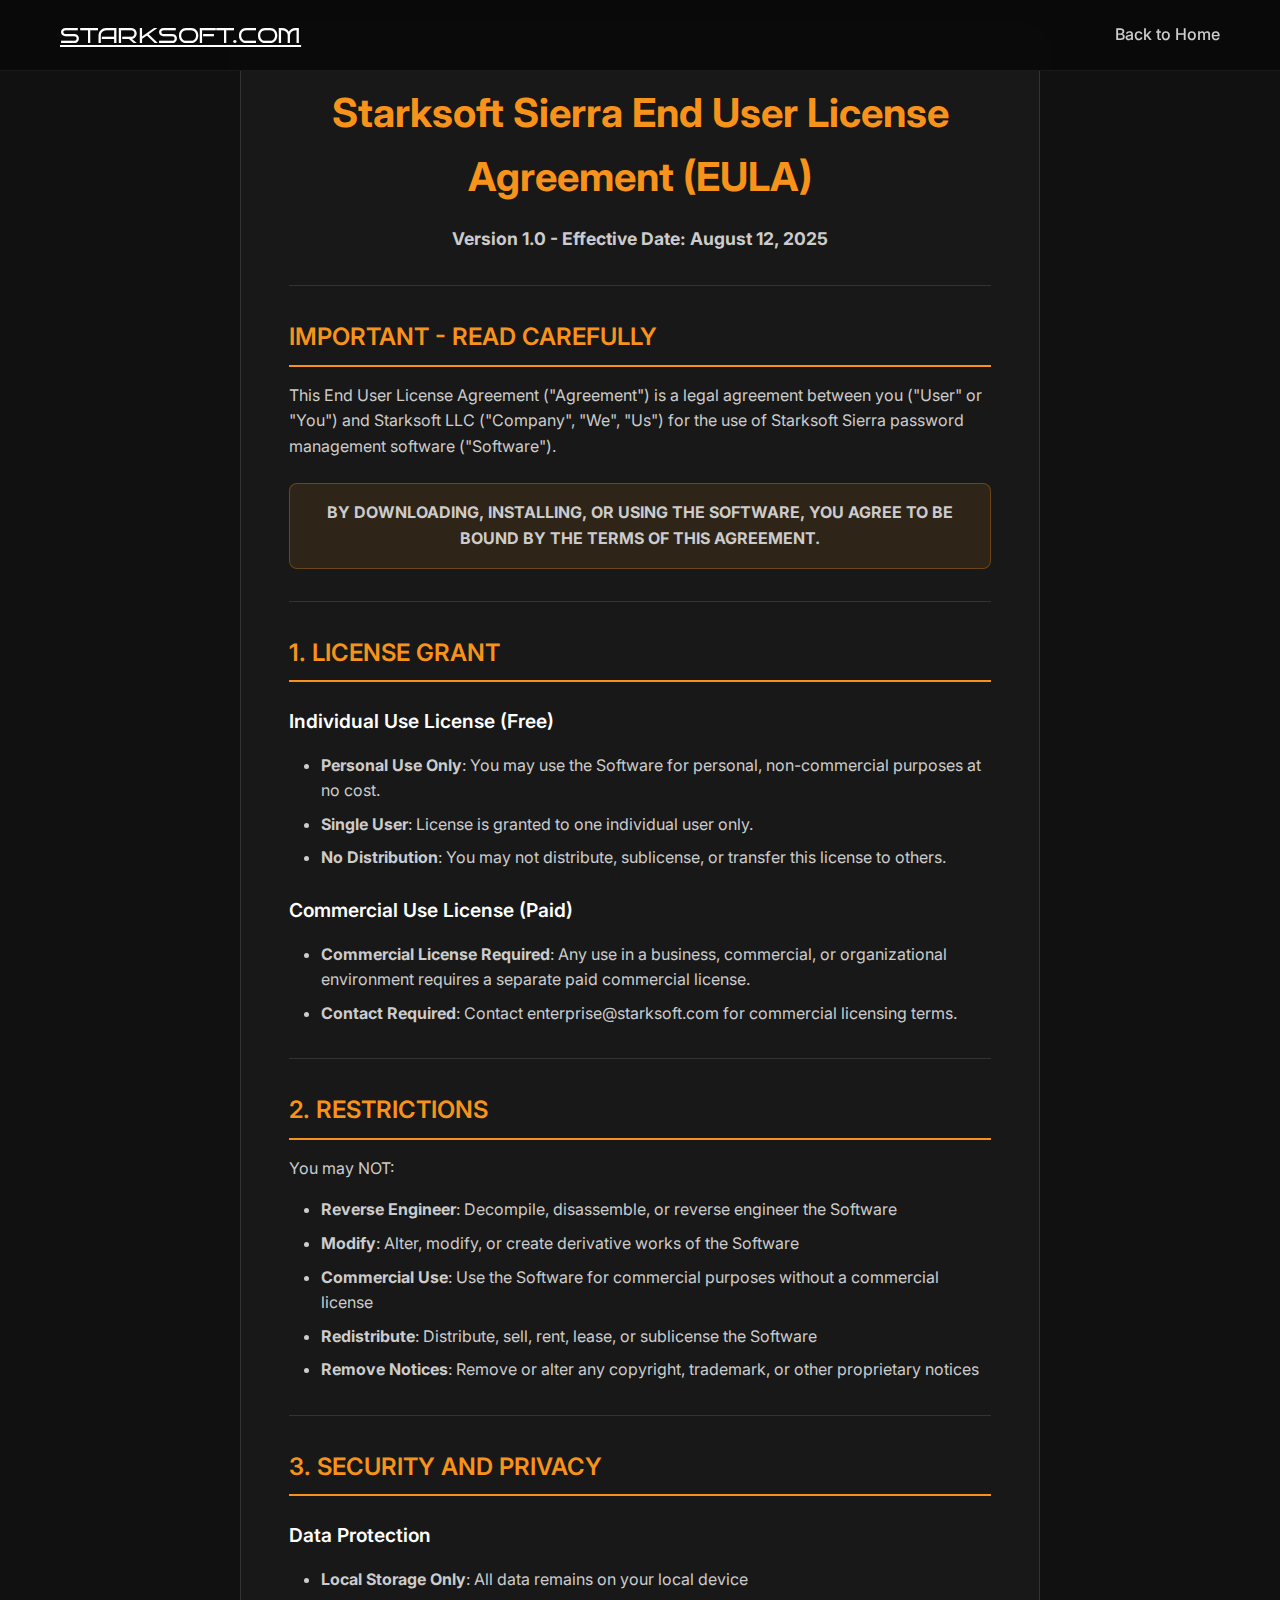
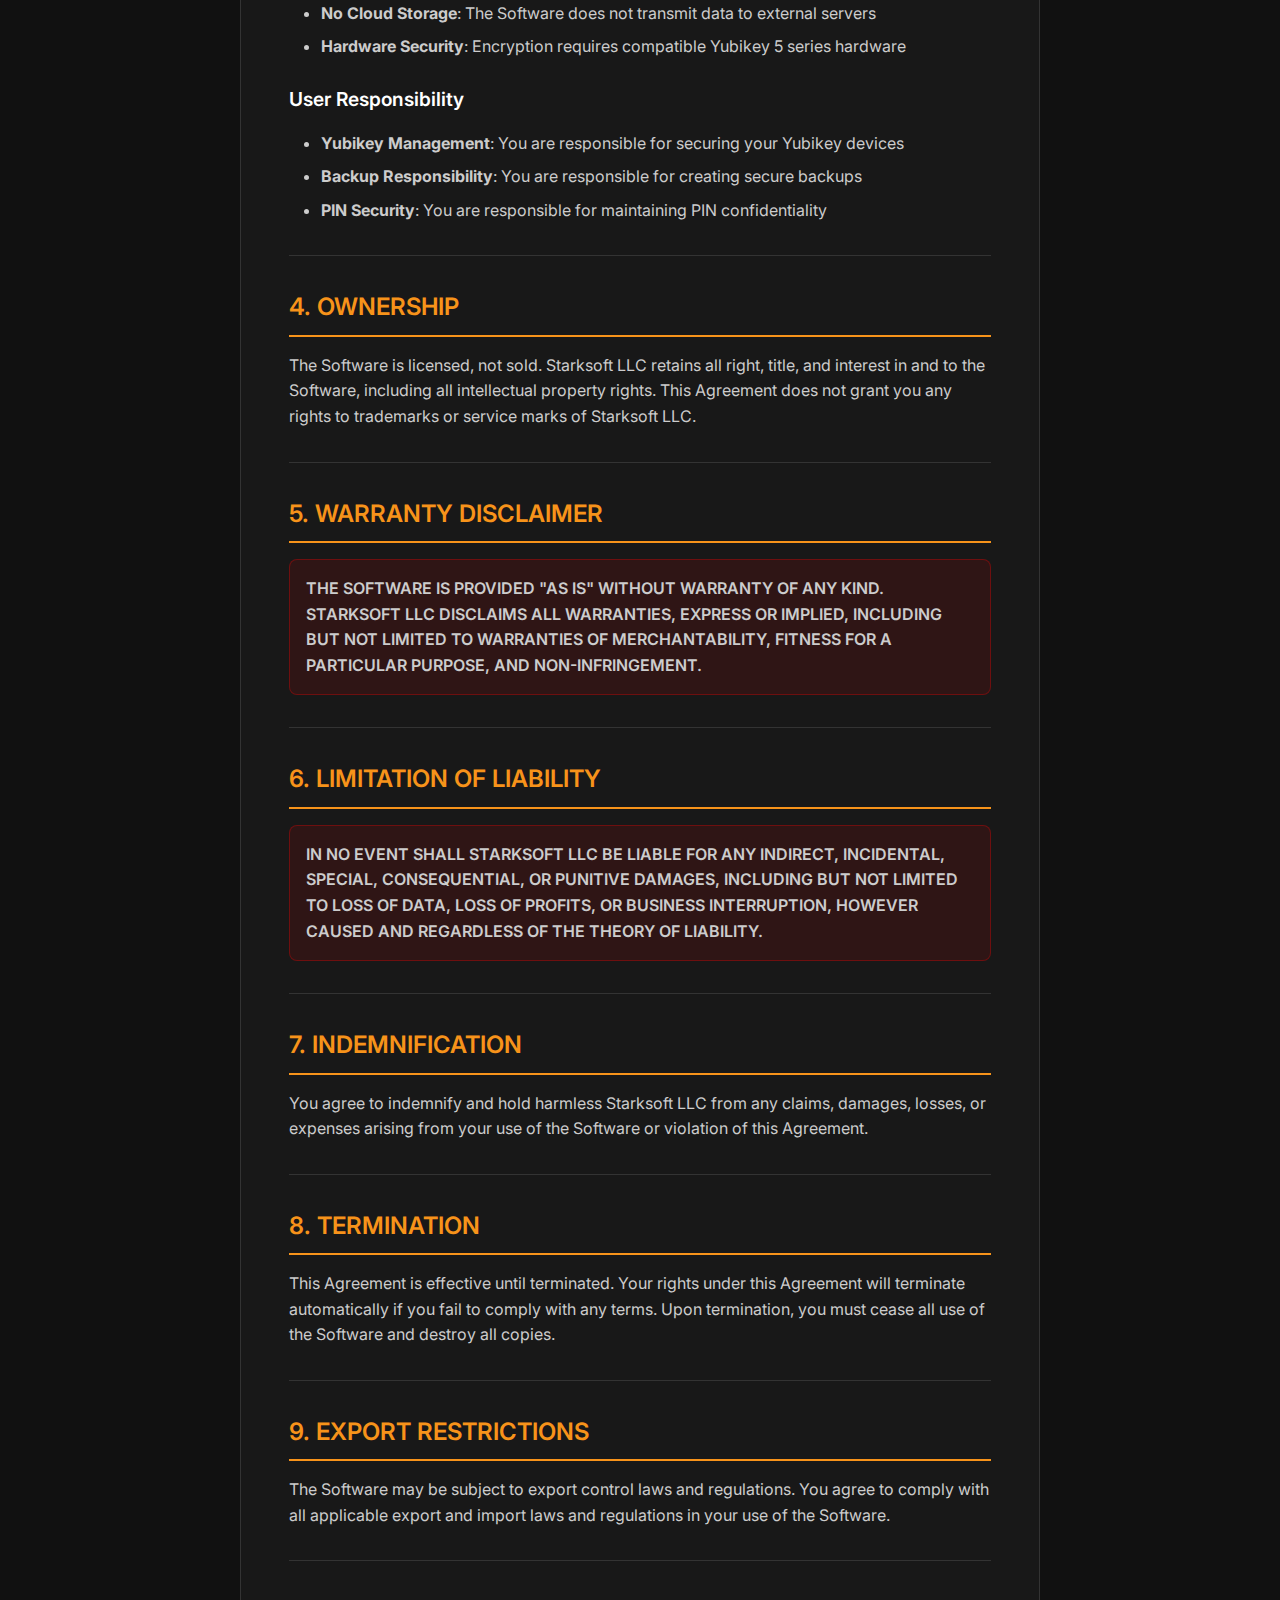
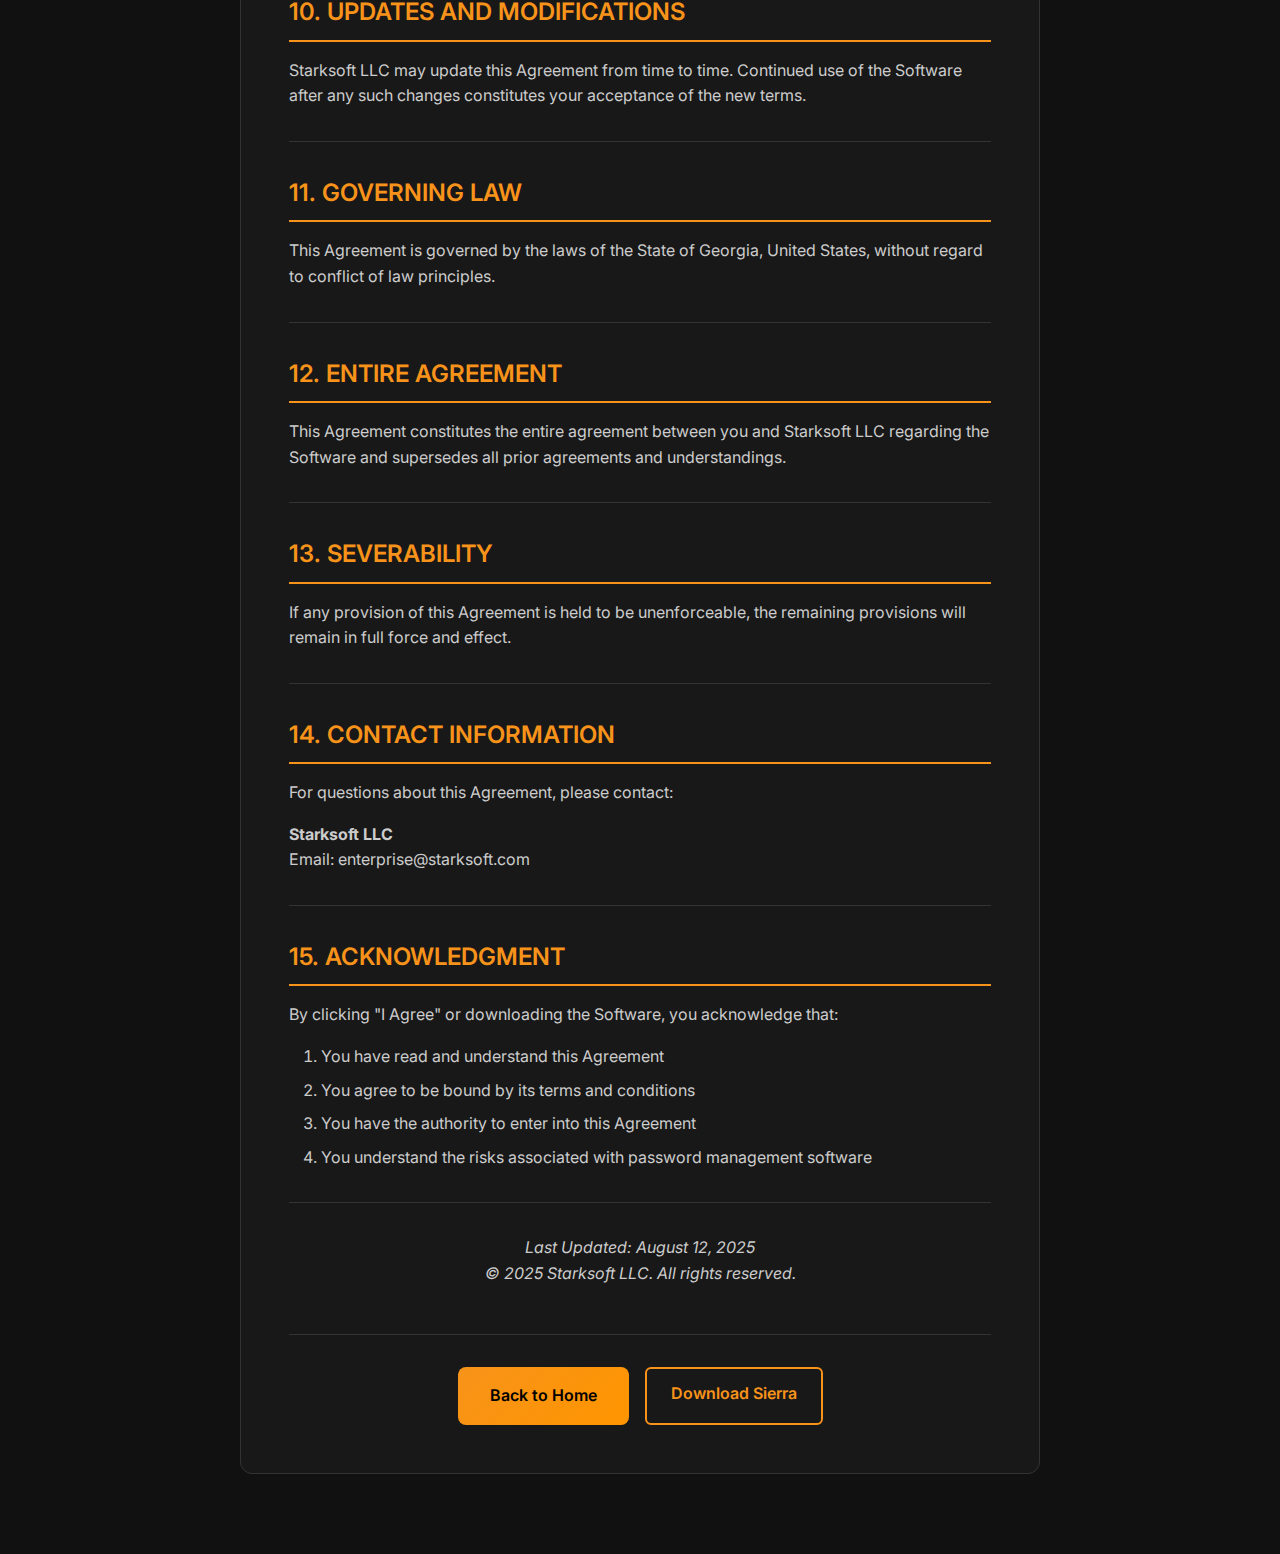
<file: docs/license.html>
<!DOCTYPE html>
<html lang="en">
<head>
    <meta charset="UTF-8">
    <meta name="viewport" content="width=device-width, initial-scale=1.0">
    <title>Starksoft Sierra - End User License Agreement</title>
    <meta name="description" content="End User License Agreement (EULA) for Starksoft Sierra password manager">
    <link rel="stylesheet" href="assets/css/styles.css">
    <link rel="preconnect" href="https://fonts.googleapis.com">
    <link rel="preconnect" href="https://fonts.gstatic.com" crossorigin>
    <link href="https://fonts.googleapis.com/css2?family=Inter:wght@300;400;500;600;700&family=Bruno+Ace+SC&display=swap" rel="stylesheet">
</head>
<body>
    <!-- Navigation -->
    <nav class="navbar">
        <div class="nav-container">
            <div class="nav-logo">
                <a href="index.html" class="logo-text">starksoft.com</a>
            </div>
            <ul class="nav-menu">
                <li><a href="index.html">Back to Home</a></li>
            </ul>
        </div>
    </nav>

    <!-- License Content -->
    <section class="license-page">
        <div class="container">
            <div class="license-content">
                <h1>Starksoft Sierra End User License Agreement (EULA)</h1>
                <p class="license-version"><strong>Version 1.0 - Effective Date: August 12, 2025</strong></p>
                
                <hr class="license-divider">
                
                <h2>IMPORTANT - READ CAREFULLY</h2>
                <p>This End User License Agreement ("Agreement") is a legal agreement between you ("User" or "You") and Starksoft LLC ("Company", "We", "Us") for the use of Starksoft Sierra password management software ("Software").</p>
                <p class="license-highlight"><strong>BY DOWNLOADING, INSTALLING, OR USING THE SOFTWARE, YOU AGREE TO BE BOUND BY THE TERMS OF THIS AGREEMENT.</strong></p>
                
                <hr class="license-divider">
                
                <h2>1. LICENSE GRANT</h2>
                
                <h3>Individual Use License (Free)</h3>
                <ul>
                    <li><strong>Personal Use Only</strong>: You may use the Software for personal, non-commercial purposes at no cost.</li>
                    <li><strong>Single User</strong>: License is granted to one individual user only.</li>
                    <li><strong>No Distribution</strong>: You may not distribute, sublicense, or transfer this license to others.</li>
                </ul>
                
                <h3>Commercial Use License (Paid)</h3>
                <ul>
                    <li><strong>Commercial License Required</strong>: Any use in a business, commercial, or organizational environment requires a separate paid commercial license.</li>
                    <li><strong>Contact Required</strong>: Contact enterprise@starksoft.com for commercial licensing terms.</li>
                </ul>
                
                <hr class="license-divider">
                
                <h2>2. RESTRICTIONS</h2>
                <p>You may NOT:</p>
                <ul>
                    <li><strong>Reverse Engineer</strong>: Decompile, disassemble, or reverse engineer the Software</li>
                    <li><strong>Modify</strong>: Alter, modify, or create derivative works of the Software</li>
                    <li><strong>Commercial Use</strong>: Use the Software for commercial purposes without a commercial license</li>
                    <li><strong>Redistribute</strong>: Distribute, sell, rent, lease, or sublicense the Software</li>
                    <li><strong>Remove Notices</strong>: Remove or alter any copyright, trademark, or other proprietary notices</li>
                </ul>
                
                <hr class="license-divider">
                
                <h2>3. SECURITY AND PRIVACY</h2>
                
                <h3>Data Protection</h3>
                <ul>
                    <li><strong>Local Storage Only</strong>: All data remains on your local device</li>
                    <li><strong>No Cloud Storage</strong>: The Software does not transmit data to external servers</li>
                    <li><strong>Hardware Security</strong>: Encryption requires compatible Yubikey 5 series hardware</li>
                </ul>
                
                <h3>User Responsibility</h3>
                <ul>
                    <li><strong>Yubikey Management</strong>: You are responsible for securing your Yubikey devices</li>
                    <li><strong>Backup Responsibility</strong>: You are responsible for creating secure backups</li>
                    <li><strong>PIN Security</strong>: You are responsible for maintaining PIN confidentiality</li>
                </ul>
                
                <hr class="license-divider">
                
                <h2>4. OWNERSHIP</h2>
                <p>The Software is licensed, not sold. Starksoft LLC retains all right, title, and interest in and to the Software, including all intellectual property rights. This Agreement does not grant you any rights to trademarks or service marks of Starksoft LLC.</p>
                
                <hr class="license-divider">
                
                <h2>5. WARRANTY DISCLAIMER</h2>
                <p class="license-caps">THE SOFTWARE IS PROVIDED "AS IS" WITHOUT WARRANTY OF ANY KIND. STARKSOFT LLC DISCLAIMS ALL WARRANTIES, EXPRESS OR IMPLIED, INCLUDING BUT NOT LIMITED TO WARRANTIES OF MERCHANTABILITY, FITNESS FOR A PARTICULAR PURPOSE, AND NON-INFRINGEMENT.</p>
                
                <hr class="license-divider">
                
                <h2>6. LIMITATION OF LIABILITY</h2>
                <p class="license-caps">IN NO EVENT SHALL STARKSOFT LLC BE LIABLE FOR ANY INDIRECT, INCIDENTAL, SPECIAL, CONSEQUENTIAL, OR PUNITIVE DAMAGES, INCLUDING BUT NOT LIMITED TO LOSS OF DATA, LOSS OF PROFITS, OR BUSINESS INTERRUPTION, HOWEVER CAUSED AND REGARDLESS OF THE THEORY OF LIABILITY.</p>
                
                <hr class="license-divider">
                
                <h2>7. INDEMNIFICATION</h2>
                <p>You agree to indemnify and hold harmless Starksoft LLC from any claims, damages, losses, or expenses arising from your use of the Software or violation of this Agreement.</p>
                
                <hr class="license-divider">
                
                <h2>8. TERMINATION</h2>
                <p>This Agreement is effective until terminated. Your rights under this Agreement will terminate automatically if you fail to comply with any terms. Upon termination, you must cease all use of the Software and destroy all copies.</p>
                
                <hr class="license-divider">
                
                <h2>9. EXPORT RESTRICTIONS</h2>
                <p>The Software may be subject to export control laws and regulations. You agree to comply with all applicable export and import laws and regulations in your use of the Software.</p>
                
                <hr class="license-divider">
                
                <h2>10. UPDATES AND MODIFICATIONS</h2>
                <p>Starksoft LLC may update this Agreement from time to time. Continued use of the Software after any such changes constitutes your acceptance of the new terms.</p>
                
                <hr class="license-divider">
                
                <h2>11. GOVERNING LAW</h2>
                <p>This Agreement is governed by the laws of the State of Georgia, United States, without regard to conflict of law principles.</p>
                
                <hr class="license-divider">
                
                <h2>12. ENTIRE AGREEMENT</h2>
                <p>This Agreement constitutes the entire agreement between you and Starksoft LLC regarding the Software and supersedes all prior agreements and understandings.</p>
                
                <hr class="license-divider">
                
                <h2>13. SEVERABILITY</h2>
                <p>If any provision of this Agreement is held to be unenforceable, the remaining provisions will remain in full force and effect.</p>
                
                <hr class="license-divider">
                
                <h2>14. CONTACT INFORMATION</h2>
                <p>For questions about this Agreement, please contact:</p>
                <p><strong>Starksoft LLC</strong><br>
                Email: enterprise@starksoft.com</p>
                
                <hr class="license-divider">
                
                <h2>15. ACKNOWLEDGMENT</h2>
                <p>By clicking "I Agree" or downloading the Software, you acknowledge that:</p>
                <ol>
                    <li>You have read and understand this Agreement</li>
                    <li>You agree to be bound by its terms and conditions</li>
                    <li>You have the authority to enter into this Agreement</li>
                    <li>You understand the risks associated with password management software</li>
                </ol>
                
                <hr class="license-divider">
                
                <p class="license-footer"><em>Last Updated: August 12, 2025</em><br>
                <em>© 2025 Starksoft LLC. All rights reserved.</em></p>
                
                <div class="license-actions">
                    <a href="index.html" class="btn-primary">Back to Home</a>
                    <a href="index.html#download" class="btn-secondary">Download Sierra</a>
                </div>
            </div>
        </div>
    </section>
</body>
</html>
</file>
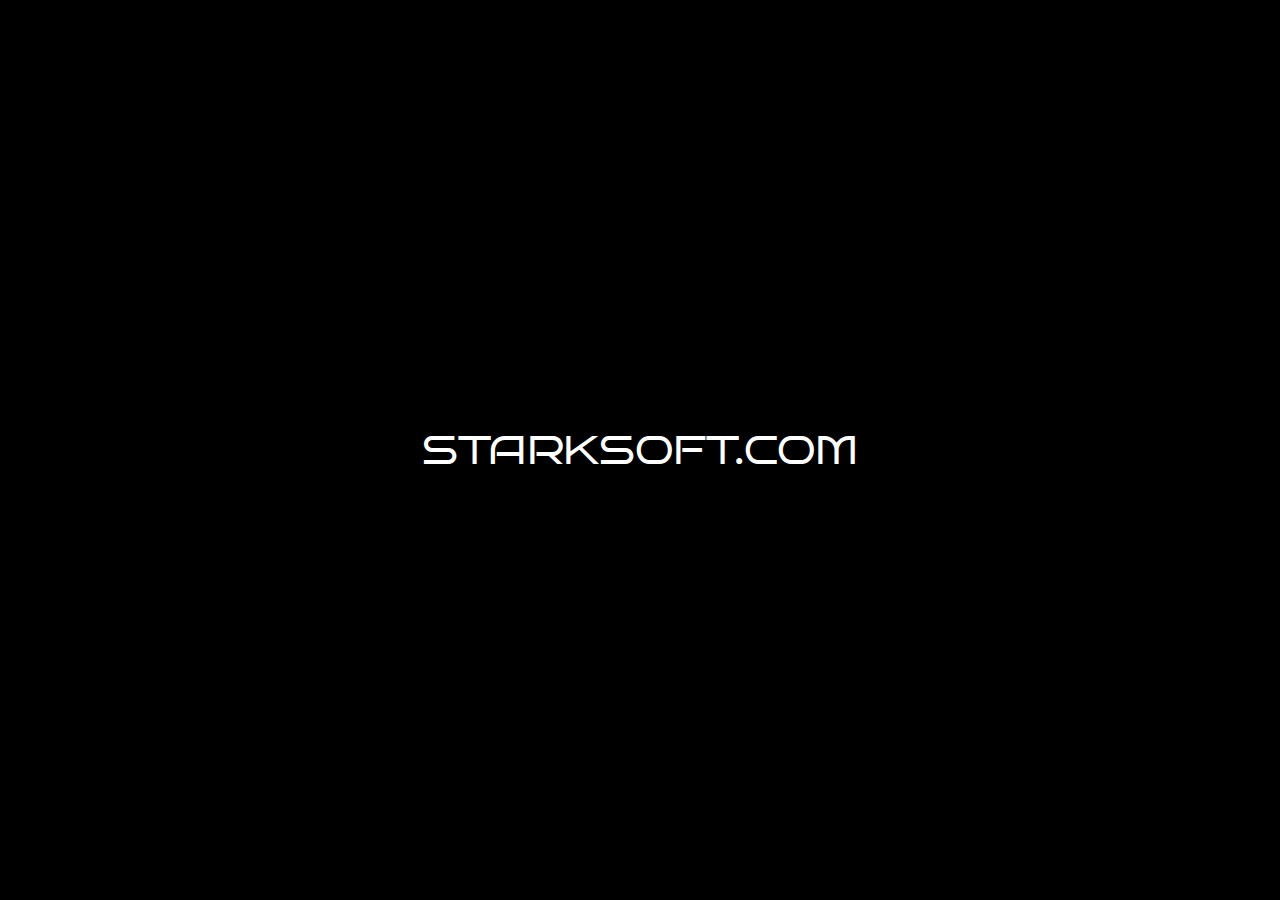
<file: docs/logo.html>
<!DOCTYPE html>
<html lang="en">
<head>
    <meta charset="UTF-8">
    <meta name="viewport" content="width=device-width, initial-scale=1.0">
    <title>Starksoft</title>
    <link rel="preconnect" href="https://fonts.googleapis.com">
    <link rel="preconnect" href="https://fonts.gstatic.com" crossorigin>
    <link href="https://fonts.googleapis.com/css2?family=Bruno+Ace+SC:wght@400&display=swap" rel="stylesheet">
    <style>
        * {
            margin: 0;
            padding: 0;
            box-sizing: border-box;
        }
        
        body {
            background-color: #000000;
            height: 100vh;
            display: flex;
            justify-content: center;
            align-items: center;
            font-family: 'Bruno Ace SC', 'Arial Black', sans-serif;
        }
        
        .logo {
            color: #ffffff;
            font-size: 2.5rem;
            font-weight: 400;
            text-transform: uppercase;
            letter-spacing: -0.01em;
            text-rendering: optimizeLegibility;
            text-align: center;
        }
        
        @media (max-width: 768px) {
            .logo {
                font-size: 1.8rem;
            }
        }
        
        @media (max-width: 480px) {
            .logo {
                font-size: 1.4rem;
            }
        }
    </style>
</head>
<body>
    <div class="logo">starksoft.com</div>
</body>
</html>
</file>
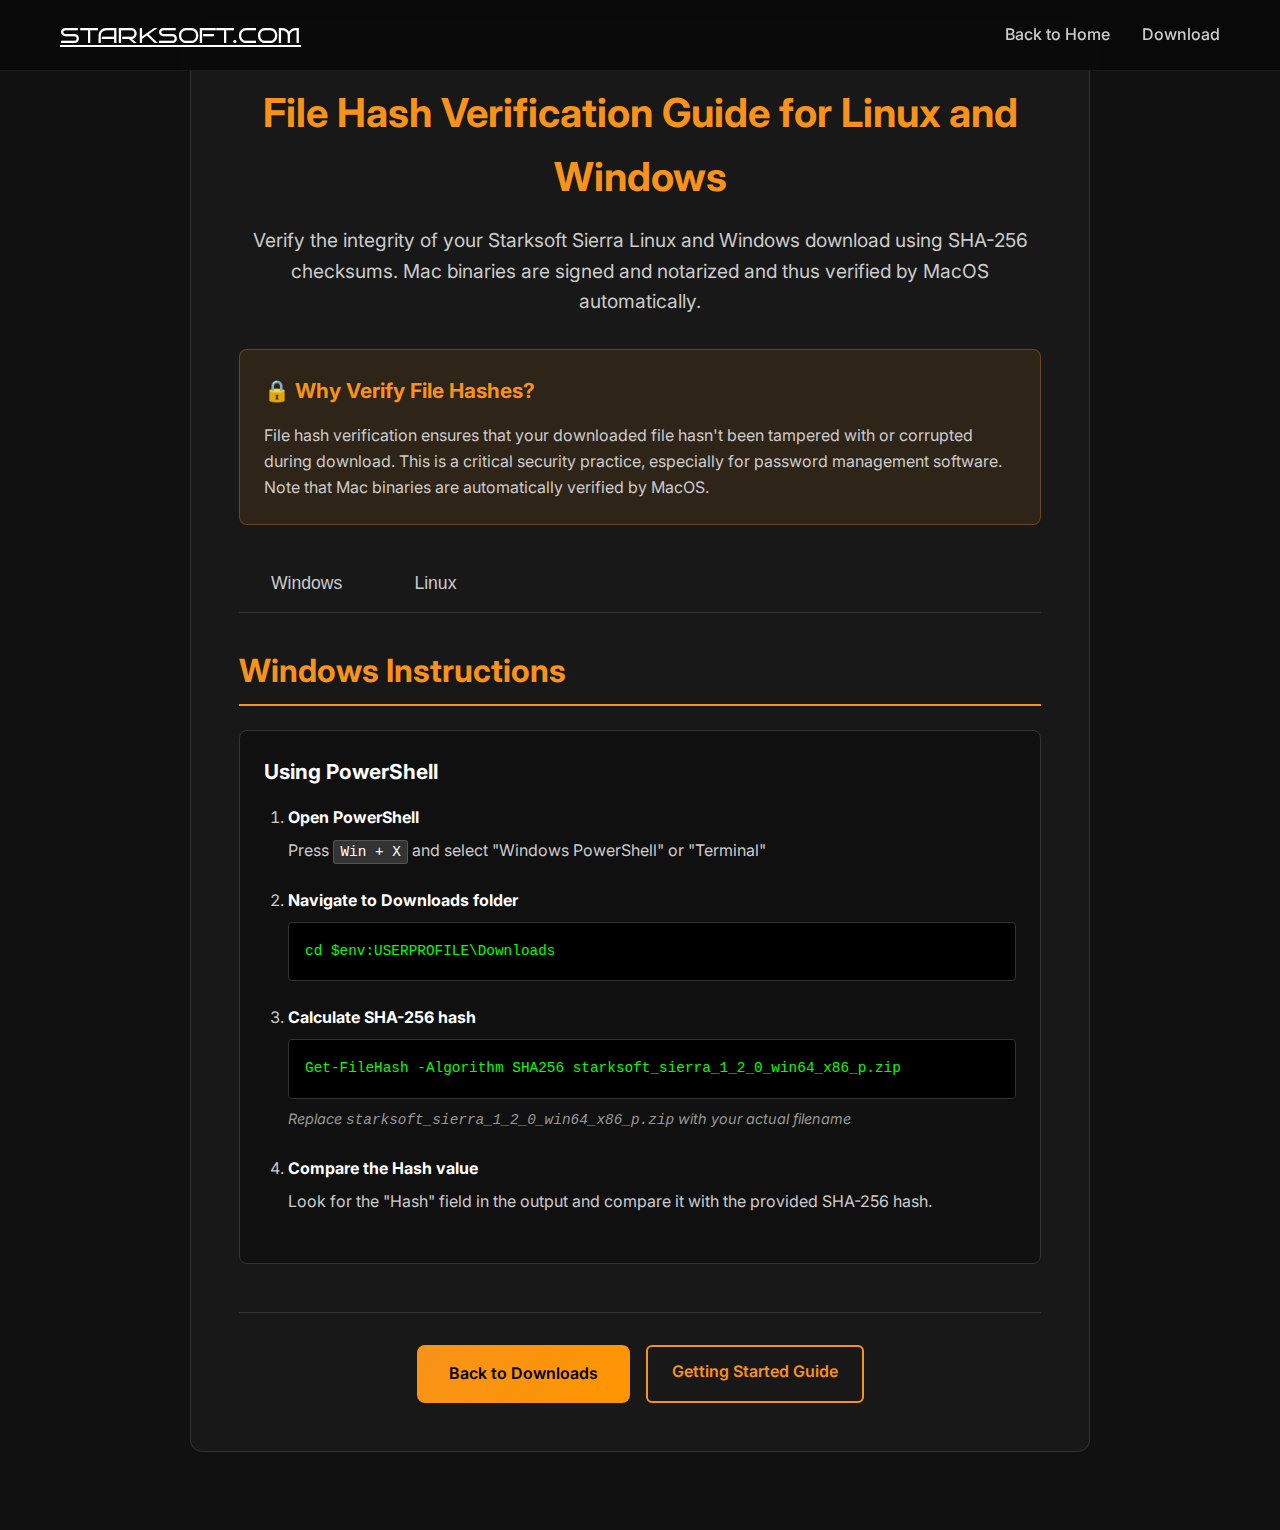
<file: docs/verify-hash.html>
<!DOCTYPE html>
<html lang="en">
<head>
    <meta charset="UTF-8">
    <meta name="viewport" content="width=device-width, initial-scale=1.0">
    <title>Starksoft Sierra - File Hash Verification Guide</title>
    <meta name="description" content="Step-by-step instructions to verify SHA-256 file hashes on macOS, Windows, and Linux">
    <link rel="stylesheet" href="assets/css/styles.css">
    <link rel="preconnect" href="https://fonts.googleapis.com">
    <link rel="preconnect" href="https://fonts.gstatic.com" crossorigin>
    <link href="https://fonts.googleapis.com/css2?family=Inter:wght@300;400;500;600;700&family=Bruno+Ace+SC&display=swap" rel="stylesheet">
</head>
<body onload="showTab('windows')">
    <!-- Navigation -->
    <nav class="navbar">
        <div class="nav-container">
            <div class="nav-logo">
                <a href="index.html" class="logo-text">starksoft.com</a>
            </div>
            <ul class="nav-menu">
                <li><a href="index.html">Back to Home</a></li>
                <li><a href="index.html#download">Download</a></li>
            </ul>
        </div>
    </nav>

    <!-- Hash Verification Guide -->
    <section class="hash-guide-page">
        <div class="container">
            <div class="hash-guide-content">
                <h1>File Hash Verification Guide for Linux and Windows</h1>
                <p class="guide-subtitle">Verify the integrity of your Starksoft Sierra Linux and Windows download using SHA-256 checksums.
                    Mac binaries are signed and notarized and thus verified by MacOS automatically.
                </p>
                
                <div class="security-notice">
                    <h3>🔒 Why Verify File Hashes?</h3>
                    <p>File hash verification ensures that your downloaded file hasn't been tampered with or corrupted during download. 
                        This is a critical security practice, especially for password management software.
                        Note that Mac binaries are automatically verified by MacOS.
                    </p>
                </div>

                <div class="os-tabs">
                    <button class="tab-button" onclick="showTab('windows')">Windows</button>
                    <button class="tab-button" onclick="showTab('linux')">Linux</button>
                </div>

                <!-- Windows Instructions -->
                <div id="windows" class="tab-content">
                    <h2>Windows Instructions</h2>
                    
                    <div class="step-section">
                        <h3>Using PowerShell</h3>
                        <ol class="instruction-list">
                            <li>
                                <strong>Open PowerShell</strong>
                                <p>Press <kbd>Win + X</kbd> and select "Windows PowerShell" or "Terminal"</p>
                            </li>
                            <li>
                                <strong>Navigate to Downloads folder</strong>
                                <div class="code-block">
                                    <code>cd $env:USERPROFILE\Downloads</code>
                                </div>
                            </li>
                            <li>
                                <strong>Calculate SHA-256 hash</strong>
                                <div class="code-block">
                                    <code>Get-FileHash -Algorithm SHA256 starksoft_sierra_1_2_0_win64_x86_p.zip</code>
                                </div>
                                <p class="code-note">Replace <code>starksoft_sierra_1_2_0_win64_x86_p.zip</code> with your actual filename</p>
                            </li>
                            <li>
                                <strong>Compare the Hash value</strong>
                                <p>Look for the "Hash" field in the output and compare it with the provided SHA-256 hash.</p>
                            </li>
                        </ol>
                    </div>


                </div>

                <!-- Linux Instructions -->
                <div id="linux" class="tab-content">
                    <h2>Linux Instructions</h2>
                    
                    <div class="step-section">
                        <h3>Using Terminal</h3>
                        <ol class="instruction-list">
                            <li>
                                <strong>Open Terminal</strong>
                                <p>Press <kbd>Ctrl + Alt + T</kbd> or search for "Terminal" in your applications</p>
                            </li>
                            <li>
                                <strong>Navigate to Downloads folder</strong>
                                <div class="code-block">
                                    <code>cd ~/Downloads</code>
                                </div>
                            </li>
                            <li>
                                <strong>Calculate SHA-256 hash</strong>
                                <div class="code-block">
                                    <code>sha256sum starksoft_sierra_1_2_0_linux_x86_p.zip</code>
                                </div>
                                <p class="code-note">Replace <code>starksoft_sierra_1_2_0_linux_x86_p.zip</code> with your actual filename</p>
                            </li>
                            <li>
                                <strong>Compare the output</strong>
                                <p>The first part of the output (before the filename) is the SHA-256 hash. Compare this with the provided hash.</p>
                            </li>
                        </ol>
                    </div>


                </div>

                <div class="guide-actions">
                    <a href="index.html#download" class="btn-primary">Back to Downloads</a>
                    <a href="index.html#getting-started" class="btn-secondary">Getting Started Guide</a>
                </div>
            </div>
        </div>
    </section>

    <script>
        function showTab(osName) {
            // Hide all tab contents
            const tabContents = document.querySelectorAll('.tab-content');
            tabContents.forEach(content => content.classList.remove('active'));
            
            // Remove active class from all buttons
            const tabButtons = document.querySelectorAll('.tab-button');
            tabButtons.forEach(button => button.classList.remove('active'));
            
            // Show selected tab content
            document.getElementById(osName).classList.add('active');
            
            // Add active class to clicked button
            event.target.classList.add('active');
        }
    </script>
</body>
</html>
</file>
<file: docs/assets/css/styles.css>
/* Reset and Base Styles */
* {
    margin: 0;
    padding: 0;
    box-sizing: border-box;
}

body {
    font-family: 'Inter', -apple-system, BlinkMacSystemFont, 'Segoe UI', Roboto, sans-serif;
    background-color: #0a0a0a;
    color: #ffffff;
    line-height: 1.6;
    overflow-x: hidden;
}

.container {
    max-width: 1200px;
    margin: 0 auto;
    padding: 0 20px;
}

/* Navigation */
.navbar {
    position: fixed;
    top: 0;
    width: 100%;
    background: rgba(10, 10, 10, 0.95);
    backdrop-filter: blur(10px);
    border-bottom: 1px solid #1a1a1a;
    z-index: 1000;
    padding: 1rem 0;
}

.nav-container {
    max-width: 1200px;
    margin: 0 auto;
    padding: 0 20px;
    display: flex;
    justify-content: space-between;
    align-items: center;
}

.nav-logo {
    font-size: 1.5rem;
    font-weight: 700;
}

.logo-text {
    color: #ffffff;
    font-family: 'Bruno Ace SC', 'Arial Black', sans-serif;
    font-weight: 400;
    font-size: 1.4rem;
    text-transform: uppercase;
    letter-spacing: -0.01em;
    text-rendering: optimizeLegibility;
}

.logo-accent {
    color: #F7931A;
    margin-left: 0.2rem;
}

.nav-menu {
    display: flex;
    list-style: none;
    gap: 2rem;
}

.nav-menu a {
    color: #cccccc;
    text-decoration: none;
    font-weight: 500;
    transition: color 0.3s ease;
}

.nav-menu a:hover {
    color: #F7931A;
}

/* Hero Section */
.hero {
    min-height: 100vh;
    display: flex;
    align-items: center;
    background: linear-gradient(135deg, #0a0a0a 0%, #1a1a1a 100%);
    position: relative;
    overflow: hidden;
}

.hero::before {
    content: '';
    position: absolute;
    top: 0;
    left: 0;
    right: 0;
    bottom: 0;
    background: radial-gradient(circle at 30% 20%, rgba(247, 147, 26, 0.1) 0%, transparent 50%),
                radial-gradient(circle at 70% 80%, rgba(0, 212, 255, 0.1) 0%, transparent 50%);
    pointer-events: none;
}

.hero-container {
    max-width: 1200px;
    margin: 0 auto;
    padding: 0 20px;
    display: grid;
    grid-template-columns: 1fr 1fr;
    gap: 4rem;
    align-items: center;
    position: relative;
    z-index: 1;
}

.hero-title {
    font-size: 3.5rem;
    font-weight: 700;
    line-height: 1.1;
    margin-bottom: 1.5rem;
}

.hero-accent {
    color: #F7931A;
    display: block;
}

.hero-subtitle {
    font-size: 1.25rem;
    color: #cccccc;
    margin-bottom: 2rem;
    line-height: 1.6;
}

.hero-features {
    display: flex;
    flex-wrap: wrap;
    gap: 1rem;
    margin-bottom: 2.5rem;
}

.feature-badge {
    background: rgba(247, 147, 26, 0.1);
    border: 1px solid rgba(247, 147, 26, 0.3);
    padding: 0.5rem 1rem;
    border-radius: 25px;
    display: flex;
    align-items: center;
    gap: 0.5rem;
    font-size: 0.9rem;
    font-weight: 500;
}

.badge-icon {
    font-size: 1rem;
}

.hero-cta {
    display: flex;
    gap: 1rem;
}

.btn-primary {
    background: linear-gradient(135deg, #F7931A 0%, #ff9500 100%);
    color: #000000;
    padding: 1rem 2rem;
    border-radius: 8px;
    text-decoration: none;
    font-weight: 600;
    transition: transform 0.3s ease, box-shadow 0.3s ease;
}

.btn-primary:hover {
    transform: translateY(-2px);
    box-shadow: 0 10px 25px rgba(247, 147, 26, 0.3);
}

.btn-secondary {
    background: transparent;
    color: #ffffff;
    padding: 1rem 2rem;
    border: 2px solid #333333;
    border-radius: 8px;
    text-decoration: none;
    font-weight: 600;
    transition: border-color 0.3s ease, color 0.3s ease;
}

.btn-secondary:hover {
    border-color: #F7931A;
    color: #F7931A;
}

/* Hero Visual */
.hero-visual {
    display: flex;
    justify-content: center;
    align-items: center;
}

.hero-icon {
    display: flex;
    align-items: center;
    justify-content: center;
}

.hero-icon img {
    width: 300px;
    height: auto;
    max-width: 100%;
}

/* Section Styles */
section {
    padding: 5rem 0;
}

.section-title {
    font-size: 2.5rem;
    font-weight: 700;
    text-align: center;
    margin-bottom: 1rem;
}

.section-subtitle {
    font-size: 1.1rem;
    color: #cccccc;
    text-align: center;
    margin-bottom: 3rem;
}

.section-subtitle a {
    color: #F7931A;
    text-decoration: none;
}

.section-subtitle a:hover {
    color: #ff9f33;
    text-decoration: underline;
}

/* Main Video Section */
.main-video {
    background: linear-gradient(135deg, #0a0a0a 0%, #1a1a1a 100%);
    position: relative;
}

.main-video::before {
    content: '';
    position: absolute;
    top: 0;
    left: 0;
    right: 0;
    bottom: 0;
    background: radial-gradient(circle at 70% 30%, rgba(0, 212, 255, 0.05) 0%, transparent 50%);
    pointer-events: none;
}

.video-container {
    display: grid;
    grid-template-columns: 1fr 1fr;
    gap: 4rem;
    align-items: center;
    position: relative;
    z-index: 1;
}

.video-wrapper {
    position: relative;
    padding-bottom: 56.25%; /* 16:9 aspect ratio */
    height: 0;
    overflow: hidden;
    border-radius: 12px;
    box-shadow: 0 20px 40px rgba(0, 0, 0, 0.3);
}

.video-wrapper iframe {
    position: absolute;
    top: 0;
    left: 0;
    width: 100%;
    height: 100%;
    border-radius: 12px;
}

.video-wrapper-fullsize {
    position: relative;
    padding-bottom: 56.25%; /* 16:9 aspect ratio */
    height: 0;
    overflow: hidden;
    border-radius: 12px;
    box-shadow: 0 20px 40px rgba(0, 0, 0, 0.3);
    max-width: 100%;
    margin: 0 auto;
}

.video-wrapper-fullsize iframe {
    position: absolute;
    top: 0;
    left: 0;
    width: 100%;
    height: 100%;
    border-radius: 12px;
}

.video-wrapper-fullwidth {
    position: relative;
    padding-bottom: 56.25%; /* 16:9 aspect ratio */
    height: 0;
    overflow: hidden;
    width: 100vw;
    margin-left: calc(-50vw + 50%);
}

.video-wrapper-fullwidth iframe {
    position: absolute;
    top: 0;
    left: 0;
    width: 100%;
    height: 100%;
}

.video-info h3 {
    font-size: 1.8rem;
    color: #F7931A;
    margin-bottom: 1rem;
}

.video-info p {
    color: #cccccc;
    font-size: 1.1rem;
    line-height: 1.6;
    margin-bottom: 2rem;
}

.video-highlights {
    display: flex;
    flex-direction: column;
    gap: 1rem;
}

.highlight-item {
    display: flex;
    align-items: center;
    gap: 0.75rem;
    padding: 0.75rem;
    background: rgba(247, 147, 26, 0.1);
    border-radius: 8px;
    border: 1px solid rgba(247, 147, 26, 0.2);
}

.highlight-icon {
    font-size: 1.2rem;
}

/* Features Section */
.features {
    background: #111111;
}

.features-grid {
    display: grid;
    grid-template-columns: repeat(auto-fit, minmax(350px, 1fr));
    gap: 2rem;
}

.feature-card {
    background: rgba(26, 26, 26, 0.8);
    padding: 2rem;
    border-radius: 12px;
    border: 1px solid #333333;
    transition: transform 0.3s ease, border-color 0.3s ease;
}

.feature-card:hover {
    transform: translateY(-5px);
    border-color: #F7931A;
}

.feature-icon {
    font-size: 2.5rem;
    margin-bottom: 1rem;
}

.feature-card h3 {
    font-size: 1.3rem;
    font-weight: 600;
    margin-bottom: 1rem;
    color: #F7931A;
}

.feature-card p {
    color: #cccccc;
    line-height: 1.6;
}

/* Video Tutorials Section */
.video-tutorials {
    background: #111111;
    position: relative;
}

.tutorials-grid {
    display: grid;
    grid-template-columns: repeat(auto-fit, minmax(400px, 1fr));
    gap: 2rem;
    margin-bottom: 3rem;
}

.tutorial-card {
    background: rgba(26, 26, 26, 0.8);
    border-radius: 12px;
    border: 1px solid #333333;
    overflow: hidden;
    transition: transform 0.3s ease, border-color 0.3s ease;
}

.tutorial-card:hover {
    transform: translateY(-5px);
    border-color: #F7931A;
}

.tutorial-video {
    position: relative;
    padding-bottom: 56.25%; /* 16:9 aspect ratio */
    height: 0;
    overflow: hidden;
}

.tutorial-video iframe {
    position: absolute;
    top: 0;
    left: 0;
    width: 100%;
    height: 100%;
}

.tutorial-content {
    padding: 1.5rem;
}

.tutorial-content h3 {
    font-size: 1.2rem;
    color: #F7931A;
    margin-bottom: 0.75rem;
}

.tutorial-content p {
    color: #cccccc;
    line-height: 1.6;
    margin-bottom: 1rem;
}

.tutorial-duration {
    color: #00D4FF;
    font-size: 0.9rem;
    font-weight: 500;
    background: rgba(0, 212, 255, 0.1);
    padding: 0.25rem 0.75rem;
    border-radius: 15px;
    display: inline-block;
}

.tutorials-cta {
    text-align: center;
    padding: 2rem;
    background: rgba(26, 26, 26, 0.5);
    border-radius: 12px;
    border: 1px solid #333333;
}

.tutorials-cta p {
    font-size: 1.2rem;
    color: #cccccc;
    margin-bottom: 1.5rem;
}

/* Getting Started Section */
.getting-started {
    background: linear-gradient(135deg, #0f0f0f 0%, #1f1f1f 100%);
    padding: 4rem 0;
}

.steps-grid {
    display: grid;
    grid-template-columns: repeat(4, 1fr);
    gap: 1.5rem;
    margin-bottom: 3rem;
}

.step-card {
    background: rgba(26, 26, 26, 0.8);
    padding: 2rem;
    border-radius: 12px;
    border: 1px solid #333333;
    text-align: center;
    transition: transform 0.3s ease, border-color 0.3s ease;
    position: relative;
}

.step-card:hover {
    transform: translateY(-5px);
    border-color: #F7931A;
}

.step-number {
    background: linear-gradient(135deg, #F7931A 0%, #ff9500 100%);
    color: #000000;
    width: 50px;
    height: 50px;
    border-radius: 50%;
    display: flex;
    align-items: center;
    justify-content: center;
    font-size: 1.5rem;
    font-weight: 700;
    margin: 0 auto 1.5rem auto;
}

.step-content h3 {
    color: #F7931A;
    margin-bottom: 1rem;
    font-size: 1.3rem;
}

.step-content p {
    color: #cccccc;
    line-height: 1.6;
    margin-bottom: 1rem;
}

.step-link {
    color: #F7931A;
    text-decoration: none;
    font-weight: 500;
}

.step-link:hover {
    text-decoration: underline;
}

.step-time {
    color: #999999;
    font-size: 0.9rem;
    font-style: italic;
}

.getting-started-cta {
    text-align: center;
    display: flex;
    gap: 1rem;
    justify-content: center;
    flex-wrap: wrap;
}

.btn-secondary {
    background: transparent;
    color: #F7931A;
    border: 2px solid #F7931A;
    padding: 0.75rem 1.5rem;
    border-radius: 6px;
    text-decoration: none;
    font-weight: 600;
    display: inline-block;
    transition: all 0.3s ease;
}

.btn-secondary:hover {
    background: #F7931A;
    color: #000000;
    transform: translateY(-2px);
}

/* Security Section */
.security {
    background: linear-gradient(135deg, #0a0a0a 0%, #1a1a1a 100%);
}

/* Yubikey Compatibility Section */
.yubikey-compatibility {
    background: linear-gradient(135deg, #1a1a1a 0%, #0a0a0a 100%);
    padding: 4rem 0;
}

.yubikey-content {
    display: grid;
    grid-template-columns: 1fr 1fr;
    gap: 4rem;
    align-items: center;
}

.yubikey-info h2 {
    color: #F7931A;
    margin-bottom: 1.5rem;
}

.yubikey-description {
    color: #cccccc;
    font-size: 1.1rem;
    line-height: 1.6;
    margin-bottom: 2rem;
}

.yubikey-cta {
    margin-top: 2rem;
    margin-bottom: 2rem;
    text-align: center;
}

.yubikey-visual {
    display: flex;
    justify-content: center;
    align-items: center;
}

.yubikey-devices-image {
    max-width: 80%;
    height: auto;
    border-radius: 8px;
    box-shadow: 0 8px 32px rgba(0, 0, 0, 0.3);
}

.security-content {
    display: grid;
    grid-template-columns: 1fr 1fr;
    gap: 4rem;
    align-items: center;
}

.security-intro {
    font-size: 1.2rem;
    color: #cccccc;
    margin-bottom: 2rem;
}

.security-features {
    display: flex;
    flex-direction: column;
    gap: 1.5rem;
}

.security-item h4 {
    color: #F7931A;
    margin-bottom: 0.5rem;
    font-size: 1.1rem;
}

.security-item p {
    color: #cccccc;
}

.security-visual {
    display: flex;
    justify-content: center;
}

.encryption-demo {
    display: flex;
    flex-direction: column;
    gap: 1rem;
}

.crypto-layer {
    background: linear-gradient(135deg, rgba(247, 147, 26, 0.2) 0%, rgba(0, 212, 255, 0.2) 100%);
    padding: 1.5rem 2rem;
    border-radius: 8px;
    border: 1px solid rgba(247, 147, 26, 0.3);
    text-align: center;
    font-weight: 600;
    position: relative;
}

.crypto-layer:not(:last-child)::after {
    content: '🔒';
    position: absolute;
    bottom: -15px;
    left: 50%;
    transform: translateX(-50%);
    background: #1a1a1a;
    padding: 0 0.5rem;
}

/* Security Policies */
.security-policies {
    margin-top: 4rem;
    padding-top: 3rem;
    border-top: 1px solid #333333;
    text-align: center;
}

.security-policies h3 {
    font-size: 2rem;
    color: #F7931A;
    text-align: center;
    margin-bottom: 1rem;
}

.security-policies > p {
    text-align: center;
    color: #cccccc;
    font-size: 1.1rem;
    margin-bottom: 3rem;
}

.policies-grid {
    display: grid;
    grid-template-columns: repeat(auto-fit, minmax(280px, 1fr));
    gap: 2rem;
}

.policy-card {
    background: rgba(26, 26, 26, 0.8);
    padding: 2rem;
    border-radius: 12px;
    border: 2px solid #333333;
    text-align: center;
    transition: transform 0.3s ease, border-color 0.3s ease;
    position: relative;
}

.policy-card:hover {
    transform: translateY(-5px);
}

.policy-base {
    border-color: #00D4FF;
}

.policy-base:hover {
    border-color: #00D4FF;
    box-shadow: 0 10px 25px rgba(0, 212, 255, 0.2);
}

.policy-secure {
    border-color: #F7931A;
}

.policy-secure:hover {
    border-color: #F7931A;
    box-shadow: 0 10px 25px rgba(247, 147, 26, 0.2);
}

.policy-paranoid {
    border-color: #ff4444;
}

.policy-paranoid:hover {
    border-color: #ff4444;
    box-shadow: 0 10px 25px rgba(255, 68, 68, 0.2);
}

.policy-icon {
    font-size: 3rem;
    margin-bottom: 1rem;
    display: block;
}

.policy-card h4 {
    font-size: 1.3rem;
    margin-bottom: 1rem;
    color: #ffffff;
}

.policy-card p {
    color: #cccccc;
    line-height: 1.6;
    margin-bottom: 1.5rem;
}

.policy-level {
    background: rgba(247, 147, 26, 0.1);
    color: #F7931A;
    padding: 0.5rem 1rem;
    border-radius: 20px;
    font-size: 0.9rem;
    font-weight: 600;
    display: inline-block;
}

.policy-base .policy-level {
    background: rgba(0, 212, 255, 0.1);
    color: #00D4FF;
}

.policy-paranoid .policy-level {
    background: rgba(255, 68, 68, 0.1);
    color: #ff4444;
}

/* Download Section */
.download {
    background: #111111;
}

.download-grid {
    display: grid;
    grid-template-columns: repeat(auto-fit, minmax(250px, 1fr));
    gap: 2rem;
    margin-bottom: 3rem;
}

.download-card {
    background: rgba(26, 26, 26, 0.8);
    padding: 2rem;
    border-radius: 12px;
    border: 1px solid #333333;
    text-align: center;
    transition: transform 0.3s ease, border-color 0.3s ease;
}

.download-card:hover {
    transform: translateY(-5px);
    border-color: #F7931A;
}

.platform-icon {
    font-size: 3rem;
    margin-bottom: 1rem;
}

.download-card h3 {
    font-size: 1.5rem;
    margin-bottom: 0.5rem;
    color: #F7931A;
}

.download-card p {
    color: #cccccc;
    margin-bottom: 1.5rem;
}

.download-btn {
    background: linear-gradient(135deg, #F7931A 0%, #ff9500 100%);
    color: #000000;
    padding: 0.75rem 1.5rem;
    border-radius: 6px;
    text-decoration: none;
    font-weight: 600;
    display: inline-block;
    transition: transform 0.3s ease;
}

.download-btn:hover {
    transform: translateY(-2px);
}

.download-info {
    text-align: center;
    color: #cccccc;
    font-size: 0.9rem;
}

.hash-info {
    margin-top: 1rem;
    padding-top: 1rem;
    border-top: 1px solid #333;
}

.hash-info p {
    margin-bottom: 0.5rem;
    font-size: 0.8rem;
    color: #cccccc;
}

.hash-container {
    display: flex;
    flex-direction: column;
    align-items: center;
    gap: 0.5rem;
    margin-top: 0.5rem;
}

.hash-row {
    display: flex;
    align-items: center;
    gap: 0.5rem;
    justify-content: center;
}

.hash-code {
    background: #0a0a0a;
    color: #F7931A;
    padding: 0.6rem 1rem;
    border-radius: 4px;
    font-family: 'Courier New', 'Courier', monospace;
    font-size: 0.7rem;
    word-break: break-all;
    border: 1px solid #333;
    min-width: 300px;
}

.copy-btn {
    background: transparent;
    border: 1px solid #F7931A;
    color: #F7931A;
    padding: 0.3rem;
    border-radius: 4px;
    cursor: pointer;
    display: flex;
    align-items: center;
    justify-content: center;
    transition: all 0.3s ease;
    min-width: 28px;
    height: 28px;
}

.copy-btn:hover {
    background: rgba(247, 147, 26, 0.1);
    color: #ff9500;
    border-color: #ff9500;
}

.copy-btn svg {
    width: 14px;
    height: 14px;
}

.copied-text {
    color: #F7931A;
    font-size: 0.8rem;
    font-weight: 500;
    opacity: 0;
    transition: opacity 0.3s ease;
    text-align: center;
}

.copied-text.show {
    opacity: 1;
}

.yubico-link {
color: #F7931A;
text-decoration: none;
font-weight: 600;
transition: color 0.3s ease;
    font-weight: 600;
    transition: color 0.3s ease;
}

.yubico-link:hover {
    color: #ff9500;
    text-decoration: underline;
}

.yubikey-info {
    margin-top: 1rem;
    padding: 1rem;
    background: rgba(247, 147, 26, 0.1);
    border-radius: 8px;
    border: 1px solid rgba(247, 147, 26, 0.2);
}

.yubikey-info p {
    margin: 0;
    font-size: 0.95rem;
}

/* Pricing Section */
.pricing {
    background: linear-gradient(135deg, #0a0a0a 0%, #1a1a1a 100%);
}

.pricing-grid {
    display: grid;
    grid-template-columns: repeat(auto-fit, minmax(300px, 1fr));
    gap: 2rem;
    max-width: 800px;
    margin: 0 auto;
}

.pricing-card {
    background: rgba(26, 26, 26, 0.8);
    padding: 2.5rem;
    border-radius: 12px;
    border: 1px solid #333333;
    text-align: center;
    position: relative;
}

.pricing-card.individual {
    border-color: #00D4FF;
}

.pricing-card.commercial {
    border-color: #F7931A;
}

.pricing-card h3 {
    font-size: 1.5rem;
    margin-bottom: 1rem;
}

.price {
    font-size: 2.5rem;
    font-weight: 700;
    color: #F7931A;
    margin-bottom: 2rem;
}

.pricing-features {
    list-style: none;
    margin-bottom: 2rem;
}

.pricing-features li {
    padding: 0.5rem 0;
    color: #cccccc;
}

.pricing-btn {
    background: linear-gradient(135deg, #F7931A 0%, #ff9500 100%);
    color: #000000;
    padding: 1rem 2rem;
    border-radius: 8px;
    text-decoration: none;
    font-weight: 600;
    display: inline-block;
    transition: transform 0.3s ease;
}

.pricing-btn:hover {
    transform: translateY(-2px);
}

.license-link-section {
    text-align: center;
    margin-top: 1.5rem;
    padding-top: 0;
}

.license-link-text {
    margin: 0;
}

.license-link {
    color: #F7931A;
    text-decoration: none;
    font-weight: 500;
    font-size: 1rem;
    transition: color 0.3s ease;
}

.license-link:hover {
    color: #ff9500;
    text-decoration: underline;
}

/* FAQ Section */
.faq {
    background: #111111;
}

.faq-grid {
    display: grid;
    grid-template-columns: repeat(auto-fit, minmax(400px, 1fr));
    gap: 2rem;
}

.faq-item {
    background: rgba(26, 26, 26, 0.8);
    padding: 2rem;
    border-radius: 12px;
    border: 1px solid #333333;
}

.faq-item h4 {
    color: #F7931A;
    margin-bottom: 1rem;
    font-size: 1.1rem;
}

.faq-item p {
    color: #cccccc;
    line-height: 1.6;
}

.faq-item ul {
    color: #cccccc;
    line-height: 1.6;
    margin: 1rem 0;
    padding-left: 1.5rem;
}

.faq-item li {
    color: #cccccc;
    margin-bottom: 0.5rem;
}

/* Contact Section */
.contact {
    background: linear-gradient(135deg, #0a0a0a 0%, #1a1a1a 100%);
}

.contact-info {
    display: grid;
    grid-template-columns: repeat(auto-fit, minmax(250px, 1fr));
    gap: 2rem;
    max-width: 800px;
    margin: 0 auto;
}

.contact-item {
    text-align: center;
    padding: 2rem;
    background: rgba(26, 26, 26, 0.8);
    border-radius: 12px;
    border: 1px solid #333333;
}

.contact-item h4 {
    color: #F7931A;
    margin-bottom: 1rem;
}

.contact-item p {
    color: #cccccc;
    font-size: 1.1rem;
}

/* Footer */
.footer {
    background: #0a0a0a;
    border-top: 1px solid #1a1a1a;
    padding: 2rem 0;
}

.footer-content {
    text-align: center;
}

.footer-logo {
    font-size: 1.5rem;
    font-weight: 700;
    margin-bottom: 1rem;
}

.footer p {
    color: #666666;
}

/* Responsive Design */
@media (max-width: 768px) {
    .hero-container {
        grid-template-columns: 1fr;
        text-align: center;
        gap: 2rem;
    }
    
    .video-container {
        grid-template-columns: 1fr;
        gap: 2rem;
    }
    
    .tutorials-grid {
        grid-template-columns: 1fr;
    }
    
    .hero-title {
        font-size: 2.5rem;
    }
    
    .security-content {
        grid-template-columns: 1fr;
        gap: 2rem;
    }
    
    .nav-menu {
        display: none;
    }
    
    .hero-cta {
        flex-direction: column;
        align-items: center;
    }
    
    .features-grid {
        grid-template-columns: 1fr;
    }
    
    .faq-grid {
        grid-template-columns: 1fr;
    }
}

@media (max-width: 480px) {
    .hero-title {
        font-size: 2rem;
    }
    
    .section-title {
        font-size: 2rem;
    }
    
    .container {
        padding: 0 15px;
    }
}

/* License Page Styles */
.license-page {
    background: #111111;
    padding: 2rem 0 5rem 0;
    min-height: 100vh;
}

.license-content {
    max-width: 800px;
    margin: 0 auto;
    background: rgba(26, 26, 26, 0.8);
    padding: 3rem;
    border-radius: 12px;
    border: 1px solid #333333;
}

.license-content h1 {
    color: #F7931A;
    font-size: 2.5rem;
    font-weight: 700;
    margin-bottom: 1rem;
    text-align: center;
}

.license-content h2 {
    color: #F7931A;
    font-size: 1.5rem;
    font-weight: 600;
    margin: 2rem 0 1rem 0;
    border-bottom: 2px solid #F7931A;
    padding-bottom: 0.5rem;
}

.license-content h3 {
    color: #ffffff;
    font-size: 1.2rem;
    font-weight: 600;
    margin: 1.5rem 0 0.5rem 0;
}

.license-content p {
    color: #cccccc;
    line-height: 1.6;
    margin-bottom: 1rem;
}

.license-content ul, .license-content ol {
    color: #cccccc;
    line-height: 1.6;
    margin: 1rem 0;
    padding-left: 2rem;
}

.license-content li {
    margin-bottom: 0.5rem;
}

.license-version {
    text-align: center;
    font-size: 1.1rem;
    color: #F7931A;
    margin-bottom: 2rem;
}

.license-highlight {
    background: rgba(247, 147, 26, 0.1);
    border: 1px solid rgba(247, 147, 26, 0.3);
    padding: 1rem;
    border-radius: 8px;
    text-align: center;
    margin: 1.5rem 0;
}

.license-caps {
    font-weight: 600;
    color: #ffffff;
    background: rgba(255, 0, 0, 0.1);
    border: 1px solid rgba(255, 0, 0, 0.3);
    padding: 1rem;
    border-radius: 8px;
    margin: 1rem 0;
}

.license-divider {
    border: none;
    height: 1px;
    background: #333333;
    margin: 2rem 0;
}

.license-footer {
    text-align: center;
    font-style: italic;
    color: #999999;
    margin-top: 2rem;
}

.license-actions {
    display: flex;
    gap: 1rem;
    justify-content: center;
    margin-top: 3rem;
    padding-top: 2rem;
    border-top: 1px solid #333333;
}

@media (max-width: 768px) {
    .license-content {
        padding: 2rem 1.5rem;
        margin: 0 1rem;
    }
    
    .license-content h1 {
        font-size: 2rem;
    }
    
    .license-actions {
        flex-direction: column;
        align-items: center;
    }
}

/* Hash Verification Guide Page Styles */
.hash-guide-page {
    background: #111111;
    padding: 2rem 0 5rem 0;
    min-height: 100vh;
}

.hash-guide-content {
    max-width: 900px;
    margin: 0 auto;
    background: rgba(26, 26, 26, 0.8);
    padding: 3rem;
    border-radius: 12px;
    border: 1px solid #333333;
}

.hash-guide-content h1 {
    color: #F7931A;
    font-size: 2.5rem;
    font-weight: 700;
    margin-bottom: 1rem;
    text-align: center;
}

.guide-subtitle {
    text-align: center;
    color: #cccccc;
    font-size: 1.2rem;
    margin-bottom: 2rem;
}

.security-notice {
    background: rgba(247, 147, 26, 0.1);
    border: 1px solid rgba(247, 147, 26, 0.3);
    padding: 1.5rem;
    border-radius: 8px;
    margin-bottom: 2rem;
}

.security-notice h3 {
    color: #F7931A;
    margin: 0 0 1rem 0;
    font-size: 1.3rem;
}

.security-notice p {
    color: #cccccc;
    margin: 0;
    line-height: 1.6;
}

.os-tabs {
    display: flex;
    gap: 0.5rem;
    margin-bottom: 2rem;
    border-bottom: 1px solid #333333;
}

.tab-button {
    background: transparent;
    border: none;
    color: #cccccc;
    padding: 1rem 2rem;
    font-size: 1.1rem;
    font-weight: 500;
    cursor: pointer;
    border-bottom: 2px solid transparent;
    transition: all 0.3s ease;
}

.tab-button:hover {
    color: #F7931A;
}

.tab-button.active {
    color: #F7931A;
    border-bottom-color: #F7931A;
}

.tab-content {
    display: none;
}

.tab-content.active {
    display: block;
}

.tab-content h2 {
    color: #F7931A;
    font-size: 2rem;
    margin-bottom: 1.5rem;
    border-bottom: 2px solid #F7931A;
    padding-bottom: 0.5rem;
}

.step-section {
    margin-bottom: 2.5rem;
    padding: 1.5rem;
    background: rgba(0, 0, 0, 0.3);
    border-radius: 8px;
    border: 1px solid #333333;
}

.step-section h3 {
    color: #ffffff;
    font-size: 1.3rem;
    margin: 0 0 1rem 0;
}

.instruction-list {
    color: #cccccc;
    line-height: 1.6;
    padding-left: 1.5rem;
}

.instruction-list li {
    margin-bottom: 1.5rem;
}

.instruction-list strong {
    color: #ffffff;
    display: block;
    margin-bottom: 0.5rem;
}

.code-block {
    background: #000000;
    border: 1px solid #333333;
    border-radius: 4px;
    padding: 1rem;
    margin: 0.5rem 0;
    font-family: 'Courier New', monospace;
    overflow-x: auto;
}

.code-block code {
    color: #00ff00;
    font-size: 0.9rem;
    white-space: pre;
}

.code-note {
    font-size: 0.9rem;
    color: #999999;
    font-style: italic;
    margin-top: 0.5rem;
}

kbd {
    background: #333333;
    border: 1px solid #555555;
    border-radius: 3px;
    padding: 0.2rem 0.4rem;
    font-family: monospace;
    font-size: 0.9rem;
    color: #ffffff;
}

.verification-results {
    margin: 3rem 0;
    padding: 2rem;
    background: rgba(0, 0, 0, 0.2);
    border-radius: 8px;
    border: 1px solid #333333;
}

.verification-results h2 {
    color: #F7931A;
    font-size: 1.8rem;
    margin-bottom: 1.5rem;
    text-align: center;
}

.result-section {
    margin-bottom: 2rem;
    padding: 1.5rem;
    border-radius: 8px;
    border: 1px solid #28a745;
    background: rgba(40, 167, 69, 0.1);
}

.result-section.warning {
    border-color: #dc3545;
    background: rgba(220, 53, 69, 0.1);
}

.result-section h3 {
    margin: 0 0 1rem 0;
    font-size: 1.2rem;
}

.result-section p, .result-section ul {
    color: #cccccc;
    line-height: 1.6;
    margin-bottom: 1rem;
}

.result-section ul {
    padding-left: 1.5rem;
}

.result-section li {
    margin-bottom: 0.5rem;
}

.additional-security {
    margin: 3rem 0;
    padding: 2rem;
    background: rgba(247, 147, 26, 0.05);
    border-radius: 8px;
    border: 1px solid rgba(247, 147, 26, 0.2);
}

.additional-security h2 {
    color: #F7931A;
    font-size: 1.8rem;
    margin-bottom: 1.5rem;
}

.security-tips {
    color: #cccccc;
    line-height: 1.6;
    padding-left: 1.5rem;
}

.security-tips li {
    margin-bottom: 1rem;
}

.security-tips strong {
    color: #ffffff;
}

.guide-actions {
    display: flex;
    gap: 1rem;
    justify-content: center;
    margin-top: 3rem;
    padding-top: 2rem;
    border-top: 1px solid #333333;
}

@media (max-width: 768px) {
    .hash-guide-content {
        padding: 2rem 1.5rem;
        margin: 0 1rem;
    }
    
    .hash-guide-content h1 {
        font-size: 2rem;
    }
    
    .os-tabs {
        flex-direction: column;
    }
    
    .tab-button {
        text-align: center;
        border-bottom: 1px solid #333333;
        border-radius: 4px;
        margin-bottom: 0.5rem;
    }
    
    .tab-button.active {
        border-bottom-color: #F7931A;
        background: rgba(247, 147, 26, 0.1);
    }
    
    .guide-actions {
        flex-direction: column;
        align-items: center;
    }
    
    .code-block {
        font-size: 0.8rem;
    }
}
</file>
